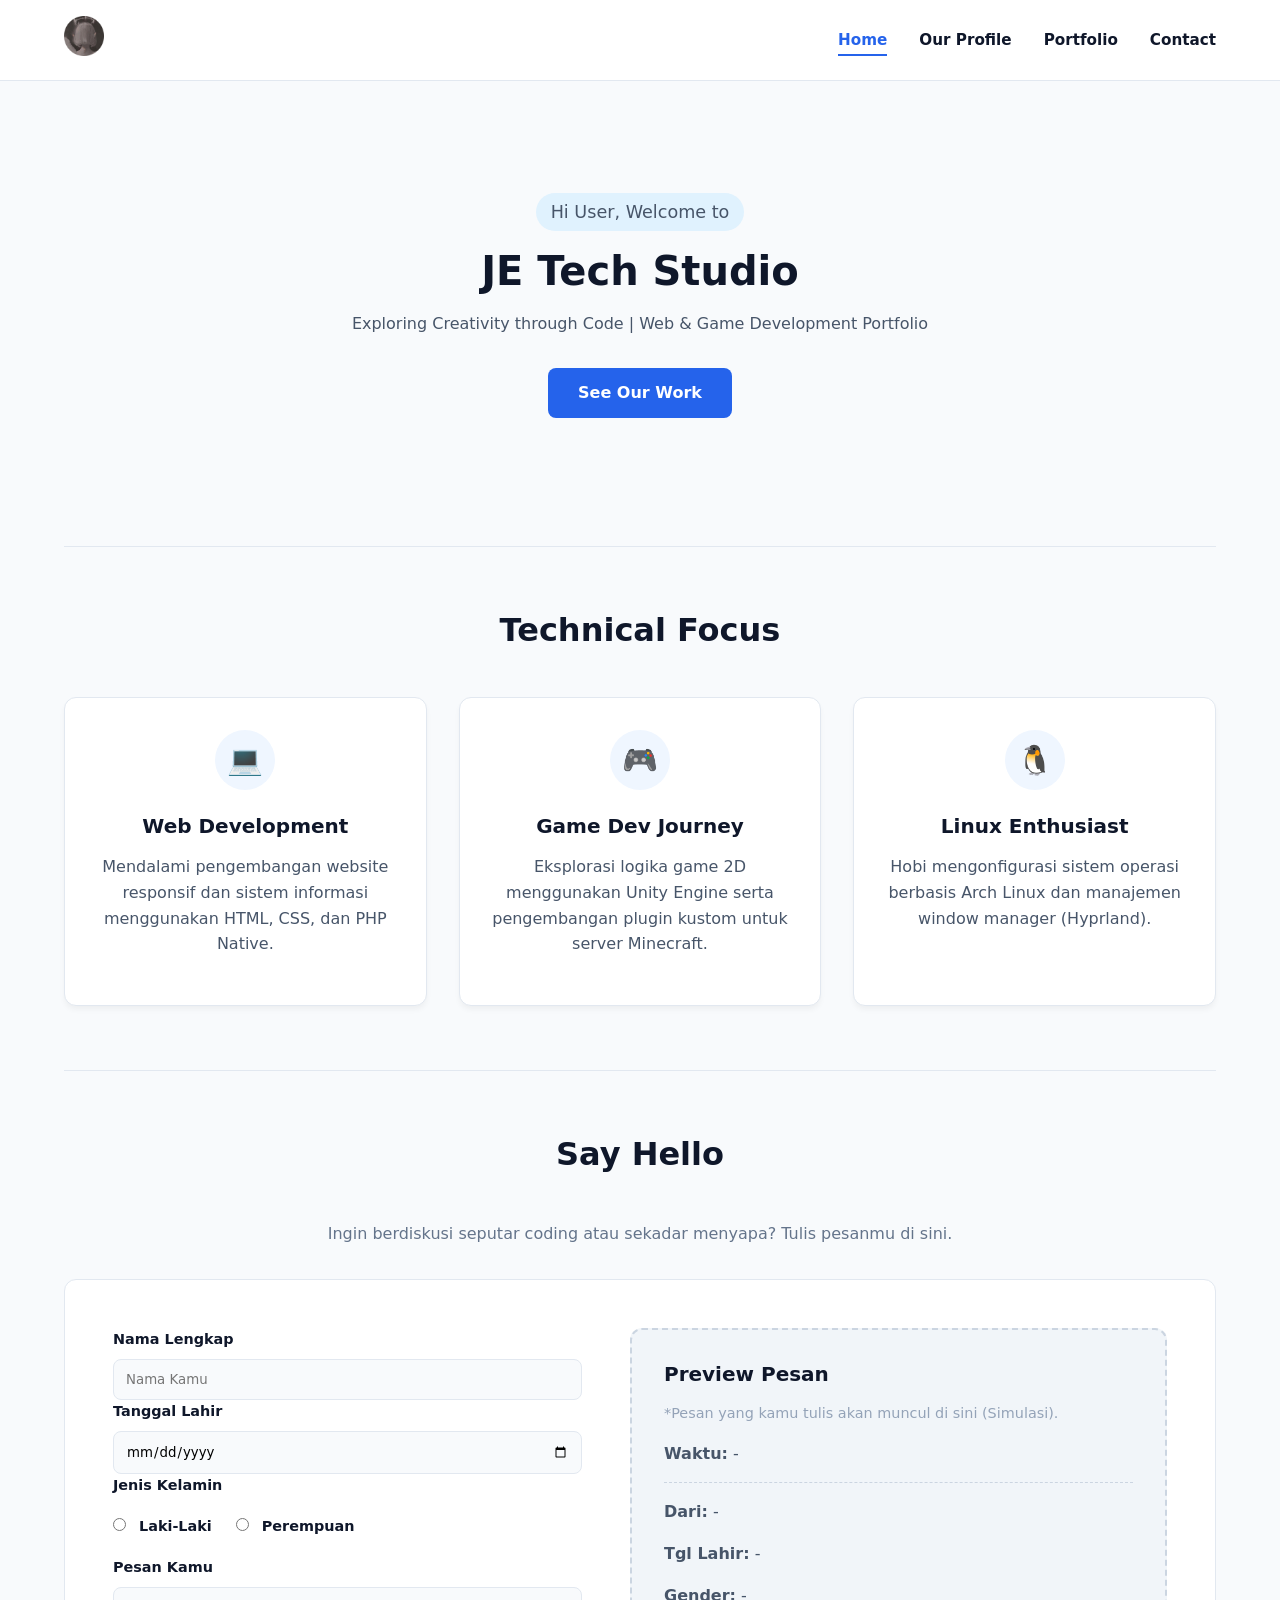
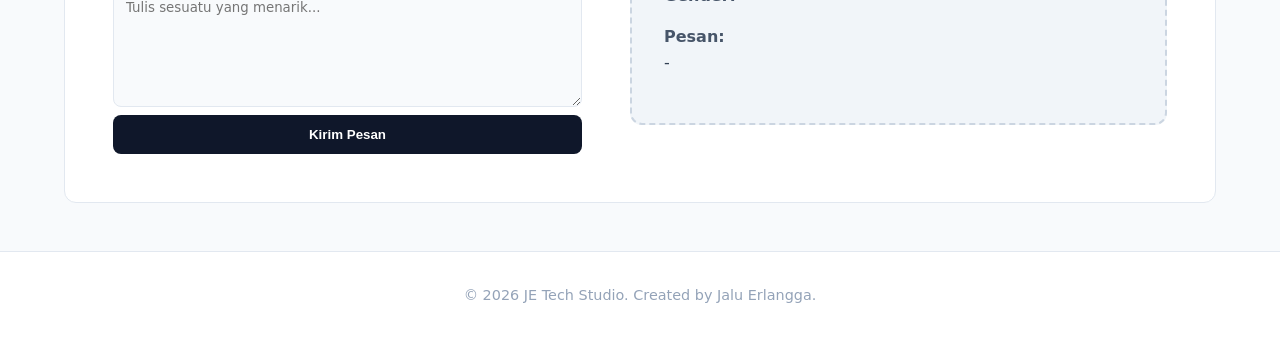
<file: index.html>
<!DOCTYPE html>
<html lang="en">
<head>
    <meta charset="UTF-8">
    <meta name="viewport" content="width=device-width, initial-scale=1.0">
    <title>JE Tech Studio - Jalu Erlangga</title>
    <link rel="stylesheet" href="css/style.css">
</head>
<body>

    <header>
        <div class="logo-container">
            <img src="logo.png" alt="JE Tech Studio Logo" class="logo">
        </div>
        <nav>
            <ul>
                <li><a href="index.html" class="active">Home</a></li>
                <li><a href="profile.html">Our Profile</a></li>
                <li><a href="portfolio.html">Portfolio</a></li>
                <li><a href="#contact">Contact</a></li>
            </ul>
        </nav>
    </header>

    <main>
        <section class="hero">
            <div class="greeting-text">
                Hi <span id="user-name">Visitor</span>, Welcome to
            </div>
            
            <h1>JE Tech Studio</h1>
            <p>Exploring Creativity through Code | Web & Game Development Portfolio</p>
            
            <a href="portfolio.html" class="btn-cta">See Our Work</a>
        </section>

        <hr>

        <section id="services">
            <h2>Technical Focus</h2>
            <div class="skills-grid">
                
                <div class="skill-card">
                    <div class="icon-box">💻</div>
                    <h3>Web Development</h3>
                    <p>Mendalami pengembangan website responsif dan sistem informasi menggunakan HTML, CSS, dan PHP Native.</p>
                </div>

                <div class="skill-card">
                    <div class="icon-box">🎮</div>
                    <h3>Game Dev Journey</h3>
                    <p>Eksplorasi logika game 2D menggunakan Unity Engine serta pengembangan plugin kustom untuk server Minecraft.</p>
                </div>

                <div class="skill-card">
                    <div class="icon-box">🐧</div>
                    <h3>Linux Enthusiast</h3>
                    <p>Hobi mengonfigurasi sistem operasi berbasis Arch Linux dan manajemen window manager (Hyprland).</p>
                </div>

            </div>
        </section>

        <hr>

        <section id="contact">
            <h2>Say Hello</h2>
            <p style="text-align: center; margin-bottom: 2rem; color: #64748b;">
                Ingin berdiskusi seputar coding atau sekadar menyapa? Tulis pesanmu di sini.
            </p>
            
            <div class="form-container">
                <div class="form-left">
                    <form name="message-form" onsubmit="return validateForm()">
                        <div class="form-group">
                            <label for="name">Nama Lengkap</label>
                            <input type="text" id="name" placeholder="Nama Kamu">
                        </div>

                        <div class="form-group">
                            <label for="birth-date">Tanggal Lahir</label>
                            <input type="date" id="birth-date">
                        </div>

                        <div class="form-group">
                            <label>Jenis Kelamin</label>
                            <div class="radio-group">
                                <label><input type="radio" name="gender" value="Laki-Laki"> Laki-Laki</label>
                                <label><input type="radio" name="gender" value="Perempuan"> Perempuan</label>
                            </div>
                        </div>

                        <div class="form-group">
                            <label for="message">Pesan Kamu</label>
                            <textarea id="message" placeholder="Tulis sesuatu yang menarik..."></textarea>
                        </div>

                        <button type="submit">Kirim Pesan</button>
                    </form>
                </div>

                <div class="form-output">
                    <h3>Preview Pesan</h3>
                    <p style="font-size: 0.9rem; margin-bottom: 1rem; color: #94a3b8;">
                        *Pesan yang kamu tulis akan muncul di sini (Simulasi).
                    </p>
                    
                    <p><strong>Waktu:</strong> <span id="current-time">-</span></p>
                    <div style="border-top: 1px dashed #cbd5e1; margin: 1rem 0;"></div>
                    
                    <p><strong>Dari:</strong> <span id="sender-name">-</span></p>
                    <p><strong>Tgl Lahir:</strong> <span id="sender-dob">-</span></p>
                    <p><strong>Gender:</strong> <span id="sender-gender">-</span></p>
                    <p><strong>Pesan:</strong> <br><span id="sender-message" style="color: #334155;">-</span></p>
                </div>
            </div>
        </section>
    </main>

    <footer>
        <p>&copy; 2026 JE Tech Studio. Created by Jalu Erlangga.</p>
    </footer>

    <script src="js/script.js"></script>
</body>
</html>
</file>
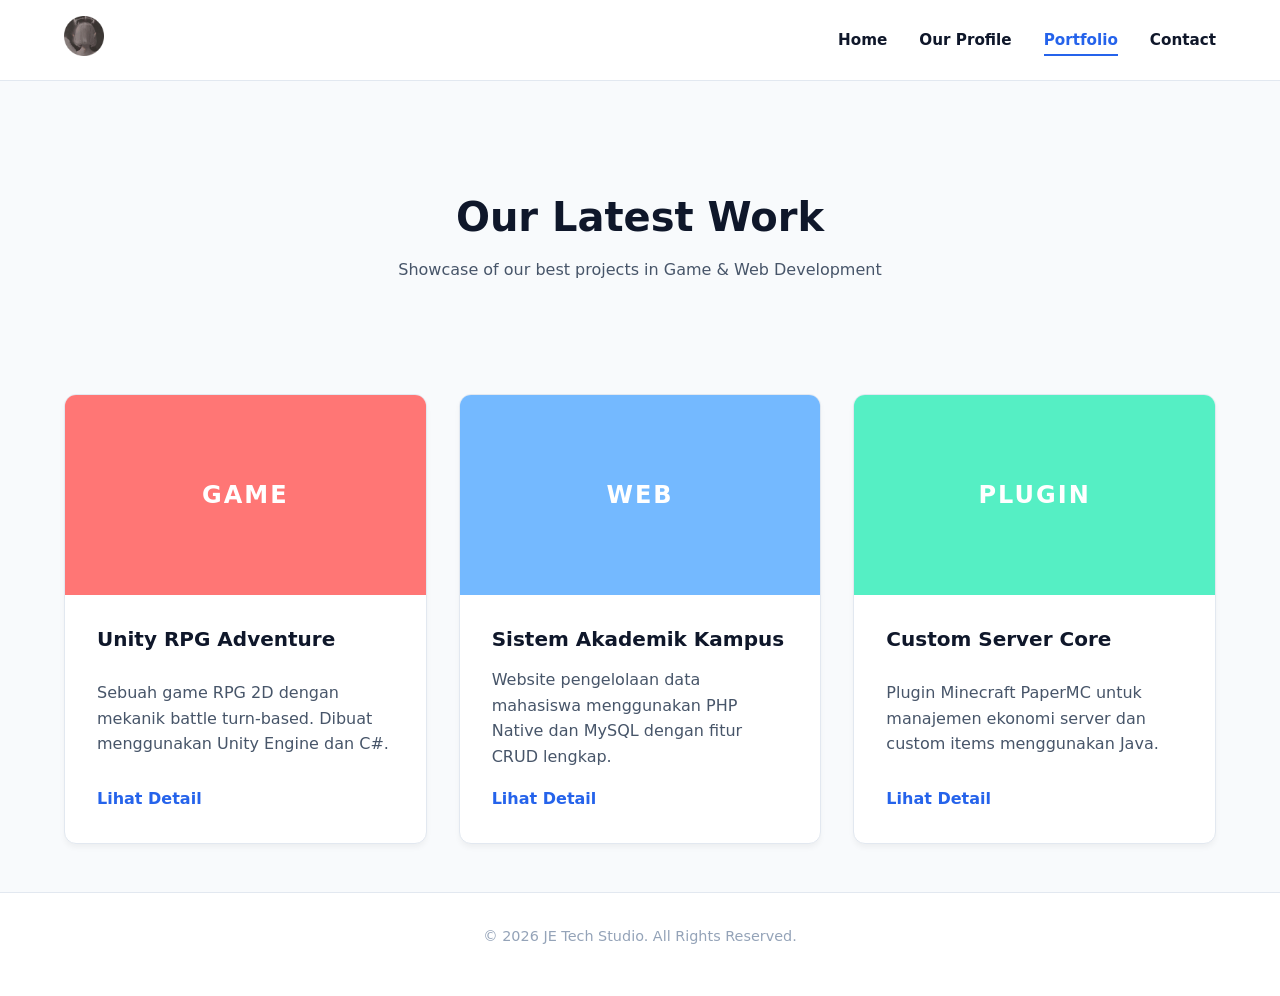
<file: portfolio.html>
<!DOCTYPE html>
<html lang="en">
<head>
    <meta charset="UTF-8">
    <meta name="viewport" content="width=device-width, initial-scale=1.0">
    <title>Portfolio - JE Tech Studio</title>
    <link rel="stylesheet" href="css/style.css">
</head>
<body>

    <header>
        <div class="logo-container">
            <img src="logo.png" alt="Company Logo" class="logo">
        </div>
        <nav>
            <ul>
                <li><a href="index.html">Home</a></li>
                <li><a href="profile.html">Our Profile</a></li>
                <li><a href="portfolio.html" class="active">Portfolio</a></li>
                <li><a href="index.html#contact">Contact</a></li>
            </ul>
        </nav>
    </header>

    <main>
        <section class="hero portfolio-hero">
            <h1>Our Latest Work</h1>
            <p>Showcase of our best projects in Game & Web Development</p>
        </section>

        <div class="portfolio-grid">
            
            <div class="project-card">
                <div class="project-image" style="background-color: #ff7675;">
                    <span>GAME</span>
                </div>
                <div class="project-info">
                    <h3>Unity RPG Adventure</h3>
                    <p>Sebuah game RPG 2D dengan mekanik battle turn-based. Dibuat menggunakan Unity Engine dan C#.</p>
                    <a href="#" class="btn-small">Lihat Detail</a>
                </div>
            </div>

            <div class="project-card">
                <div class="project-image" style="background-color: #74b9ff;">
                    <span>WEB</span>
                </div>
                <div class="project-info">
                    <h3>Sistem Akademik Kampus</h3>
                    <p>Website pengelolaan data mahasiswa menggunakan PHP Native dan MySQL dengan fitur CRUD lengkap.</p>
                    <a href="#" class="btn-small">Lihat Detail</a>
                </div>
            </div>

            <div class="project-card">
                <div class="project-image" style="background-color: #55efc4;">
                    <span>PLUGIN</span>
                </div>
                <div class="project-info">
                    <h3>Custom Server Core</h3>
                    <p>Plugin Minecraft PaperMC untuk manajemen ekonomi server dan custom items menggunakan Java.</p>
                    <a href="#" class="btn-small">Lihat Detail</a>
                </div>
            </div>

        </div>
    </main>

    <footer>
        <p>&copy; 2026 JE Tech Studio. All Rights Reserved.</p>
    </footer>

    <script src="js/script.js"></script>
</body>
</html>
</file>
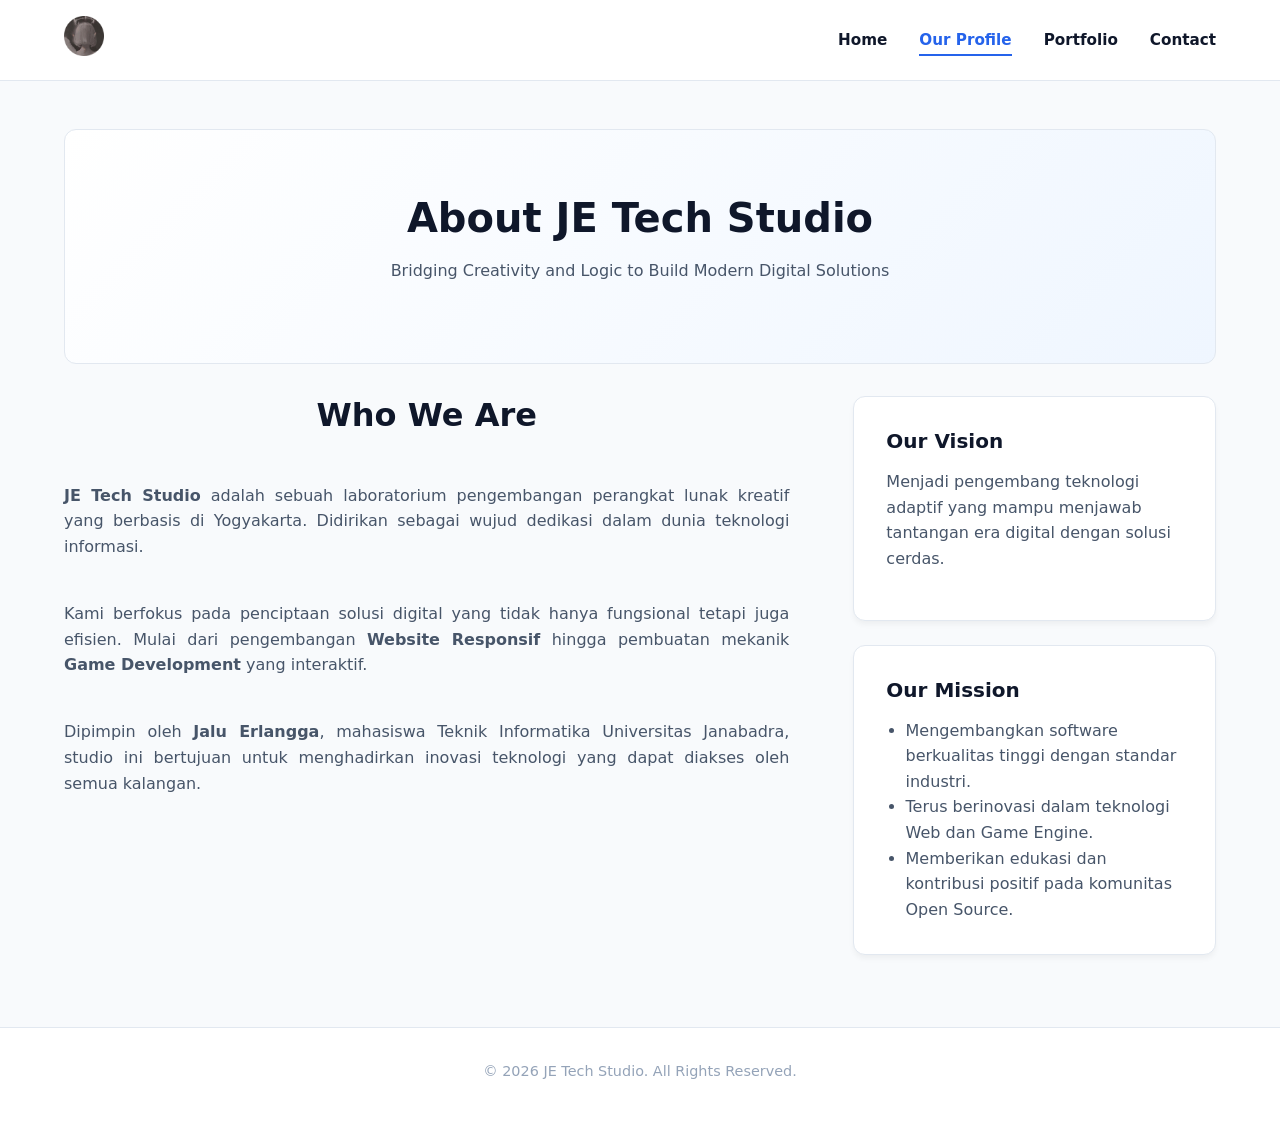
<file: profile.html>
<!DOCTYPE html>
<html lang="en">
<head>
    <meta charset="UTF-8">
    <meta name="viewport" content="width=device-width, initial-scale=1.0">
    <title>Profile - JE Tech Studio</title>
    <link rel="stylesheet" href="css/style.css">
</head>
<body>

    <header>
        <div class="logo-container">
            <img src="logo.png" alt="Company Logo" class="logo">
        </div>
        <nav>
            <ul>
                <li><a href="index.html">Home</a></li>
                <li><a href="profile.html" class="active">Our Profile</a></li>
                <li><a href="portfolio.html">Portfolio</a></li>
                <li><a href="index.html#contact">Contact</a></li>
            </ul>
        </nav>
    </header>

    <main>
        <section class="hero profile-hero">
            <h1>About JE Tech Studio</h1>
            <p>Bridging Creativity and Logic to Build Modern Digital Solutions</p>
        </section>

        <div class="profile-container">
            
            <div class="about-section">
                <h2>Who We Are</h2>
                <p>
                    <strong>JE Tech Studio</strong> adalah sebuah laboratorium pengembangan perangkat lunak kreatif yang berbasis di Yogyakarta. Didirikan sebagai wujud dedikasi dalam dunia teknologi informasi.
                </p>
                <br>
                <p>
                    Kami berfokus pada penciptaan solusi digital yang tidak hanya fungsional tetapi juga efisien. Mulai dari pengembangan <strong>Website Responsif</strong> hingga pembuatan mekanik <strong>Game Development</strong> yang interaktif.
                </p>
                <br>
                <p>
                    Dipimpin oleh <strong>Jalu Erlangga</strong>, mahasiswa Teknik Informatika Universitas Janabadra, studio ini bertujuan untuk menghadirkan inovasi teknologi yang dapat diakses oleh semua kalangan.
                </p>
            </div>

            <div class="vision-section">
                <div class="vision-card">
                    <h3>Our Vision</h3>
                    <p>Menjadi pengembang teknologi adaptif yang mampu menjawab tantangan era digital dengan solusi cerdas.</p>
                </div>

                <div class="vision-card">
                    <h3>Our Mission</h3>
                    <ul>
                        <li>Mengembangkan software berkualitas tinggi dengan standar industri.</li>
                        <li>Terus berinovasi dalam teknologi Web dan Game Engine.</li>
                        <li>Memberikan edukasi dan kontribusi positif pada komunitas Open Source.</li>
                    </ul>
                </div>
            </div>

        </div>
    </main>

    <footer>
        <p>&copy; 2026 JE Tech Studio. All Rights Reserved.</p>
    </footer>

    <script src="js/script.js"></script>
</body>
</html>
</file>
<file: css/style.css>
:root {
    --primary: #2563eb;       
    --primary-hover: #1d4ed8; 
    --dark: #0f172a;         
    --text: #475569;         
    --light-bg: #f8fafc;      
    --white: #ffffff;         
    --border: #e2e8f0;        
    --radius: 12px;           
    --shadow: 0 4px 6px -1px rgba(0, 0, 0, 0.05);
    --shadow-hover: 0 10px 15px -3px rgba(0, 0, 0, 0.1);
}
* {
    margin: 0;
    padding: 0;
    box-sizing: border-box;
}

body {
    font-family: 'Segoe UI', system-ui, -apple-system, sans-serif;
    background-color: var(--light-bg);
    color: var(--text);
    line-height: 1.6;
}
header {
    background: rgba(255, 255, 255, 0.95); 
    backdrop-filter: blur(10px); 
    padding: 1rem 5%;
    display: flex;
    justify-content: space-between;
    align-items: center;
    position: sticky;
    top: 0;
    z-index: 1000;
    border-bottom: 1px solid var(--border);
}

.logo {
    height: 40px;
    object-fit: contain;
}

nav ul {
    list-style: none;
    display: flex;
    gap: 2rem;
}

nav a {
    text-decoration: none;
    color: var(--dark);
    font-weight: 600;
    font-size: 0.95rem;
    padding-bottom: 5px;
    border-bottom: 2px solid transparent;
    transition: all 0.3s ease;
}

nav a:hover, nav a.active {
    color: var(--primary);
    border-bottom-color: var(--primary);
}
main {
    max-width: 1200px;
    margin: 0 auto;
    padding: 3rem 1.5rem;
    min-height: 80vh;
}
h1, h2, h3 {
    color: var(--dark);
    margin-bottom: 1rem;
    line-height: 1.2;
}
h1 { font-size: 2.5rem; }
h2 { font-size: 2rem; text-align: center; margin-bottom: 3rem; }
h3 { font-size: 1.25rem; }
p { margin-bottom: 1rem; }
hr {
    border: 0;
    border-top: 1px solid var(--border);
    margin: 4rem 0;
}
button, .btn-cta, .btn-small {
    cursor: pointer;
    border: none;
    font-weight: 600;
    border-radius: 8px; 
    transition: all 0.2s;
    display: inline-block;
    text-decoration: none;
}

button {
    background: var(--dark);
    color: var(--white);
    padding: 12px 24px;
    width: 100%;
}
button:hover { background: var(--primary); }

.btn-cta {
    background: var(--primary);
    color: var(--white);
    padding: 12px 30px;
    margin-top: 1rem;
}
.btn-cta:hover { background: var(--primary-hover); transform: translateY(-2px); }

.btn-small {
    color: var(--primary);
    background: transparent;
    padding: 0;
}
.btn-small:hover { text-decoration: underline; }


.skill-card, .vision-card, .project-card {
    background: var(--white);
    border: 1px solid var(--border);
    border-radius: var(--radius);
    padding: 2rem;
    box-shadow: var(--shadow);
    transition: transform 0.3s, box-shadow 0.3s, border-color 0.3s;
}

.skill-card:hover, .vision-card:hover, .project-card:hover {
    transform: translateY(-5px);
    box-shadow: var(--shadow-hover);
    border-color: var(--primary);
}

.hero {
    text-align: center;
    padding: 4rem 1rem;
    margin-bottom: 2rem;
}
.greeting-text {
    font-size: 1.1rem;
    color: var(--text);
    background: #e0f2fe; 
    display: inline-block;
    padding: 5px 15px;
    border-radius: 20px;
    margin-bottom: 1rem;
}
.skills-grid {
    display: grid;
    grid-template-columns: repeat(auto-fit, minmax(280px, 1fr));
    gap: 2rem;
}
.icon-box {
    width: 60px; height: 60px;
    background: #eff6ff;
    border-radius: 50%;
    display: flex; align-items: center; justify-content: center;
    font-size: 1.8rem;
    margin: 0 auto 1.5rem auto;
}
.skill-card { text-align: center; }

.form-container {
    display: flex;
    gap: 3rem;
    background: var(--white);
    padding: 3rem;
    border-radius: var(--radius);
    border: 1px solid var(--border);
}

.form-left, .form-output { flex: 1; }

.form-group label {
    display: block;
    font-weight: 600;
    margin-bottom: 0.5rem;
    font-size: 0.9rem;
    color: var(--dark);
}
input, textarea {
    width: 100%;
    padding: 12px;
    border: 1px solid var(--border);
    border-radius: 8px;
    background: var(--light-bg);
    font-family: inherit;
    transition: 0.2s;
}

input:focus, textarea:focus {
    outline: none;
    border-color: var(--primary);
    background: var(--white);
    box-shadow: 0 0 0 3px rgba(37, 99, 235, 0.1);
}
textarea { height: 120px; resize: vertical; }

.radio-group {
    display: flex; gap: 1.5rem;
    padding: 10px 0;
}
.radio-group input { width: auto; margin-right: 8px; }

.form-output {
    background: #f1f5f9;
    padding: 2rem;
    border-radius: var(--radius);
    border: 2px dashed #cbd5e1;
    height: fit-content;
}

.profile-hero {
    background: linear-gradient(135deg, var(--white), #eff6ff);
    border-radius: var(--radius);
    border: 1px solid var(--border);
}

.profile-container {
    display: flex;
    gap: 4rem;
    align-items: flex-start;
}

.about-section { flex: 2; text-align: justify; }
.vision-section { flex: 1; }
.vision-card { margin-bottom: 1.5rem; }
.vision-card ul { padding-left: 1.2rem; }
.portfolio-grid {
    display: grid;
    grid-template-columns: repeat(auto-fit, minmax(320px, 1fr));
    gap: 2rem;
}
.project-card {
    padding: 0;
    overflow: hidden;
    display: flex;
    flex-direction: column;
}
.project-image {
    height: 200px;
    display: flex; align-items: center; justify-content: center;
    color: white; font-weight: bold; font-size: 1.5rem; letter-spacing: 2px;
}
.project-info {
    padding: 2rem;
    flex-grow: 1;
    display: flex;
    flex-direction: column;
    justify-content: space-between;
}
footer {
    text-align: center;
    padding: 2rem;
    background: var(--white);
    border-top: 1px solid var(--border);
    font-size: 0.9rem;
    color: #94a3b8;
    margin-top: auto;
}
@media (max-width: 768px) {
    header, .form-container, .profile-container {
        flex-direction: column;
        gap: 1.5rem;
    }
    nav ul {
        flex-wrap: wrap;
        justify-content: center;
        gap: 1rem;
    }
    .form-container { padding: 1.5rem; }
    main { padding: 2rem 1rem; }
}
</file>
